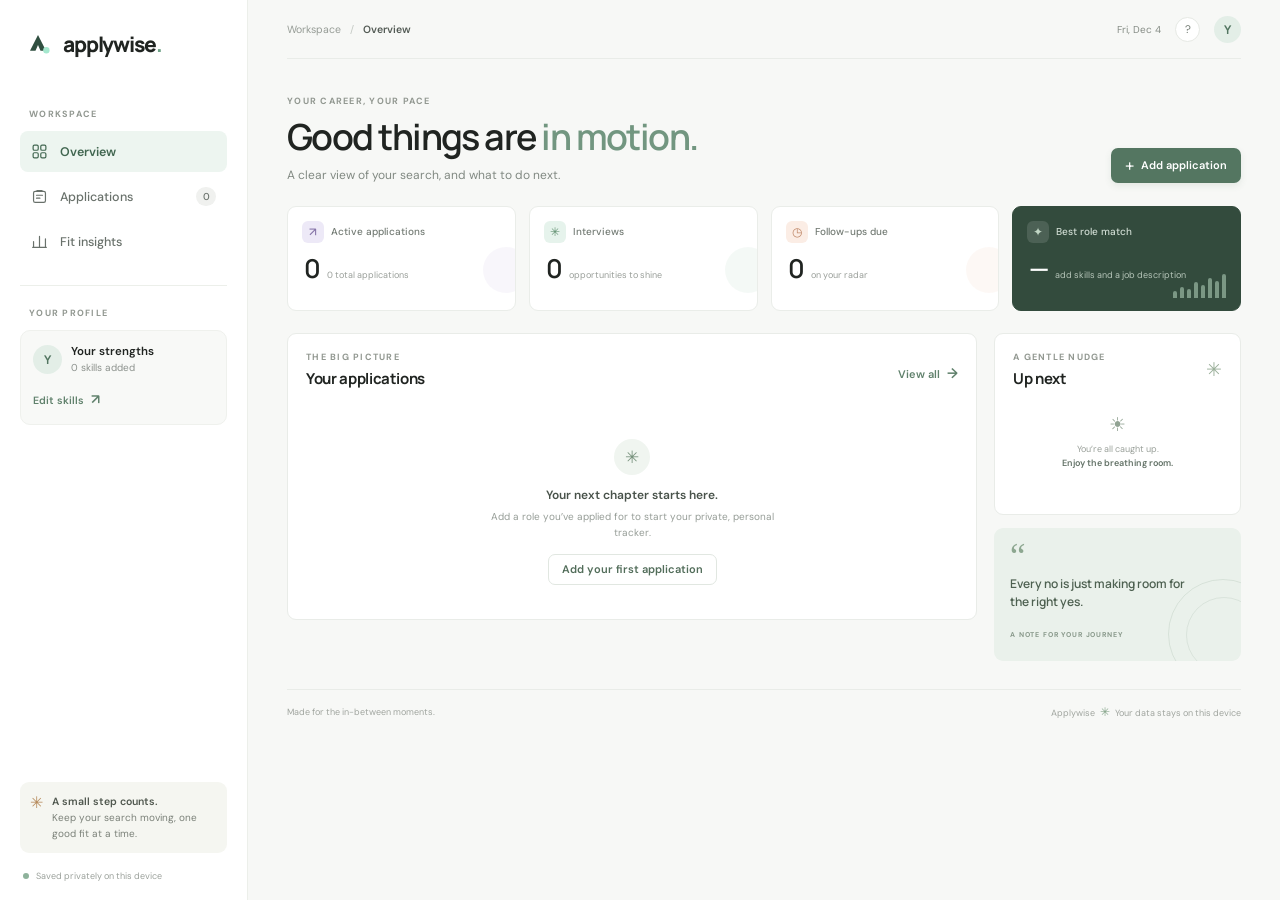
<file: index.html>
<!doctype html>
<html lang="en">
  <head>
    <meta charset="UTF-8" />
    <meta name="viewport" content="width=device-width, initial-scale=1.0" />
    <meta
      name="description"
      content="A calm, clear workspace for tracking job applications and finding your next great-fit role."
    />
    <meta name="theme-color" content="#f7f8f6" />
    <title>Applywise — Your search, in motion</title>
    <link rel="preconnect" href="https://fonts.googleapis.com" />
    <link rel="preconnect" href="https://fonts.gstatic.com" crossorigin />
    <link
      href="https://fonts.googleapis.com/css2?family=DM+Sans:wght@400;500;600;700&family=Manrope:wght@400;500;600;700;800&display=swap"
      rel="stylesheet"
    />
    <link rel="stylesheet" href="styles.css" />
    <script src="app.js" defer></script>
  </head>
  <body>
    <div class="app-shell">
      <aside class="sidebar">
        <a class="brand" href="#" aria-label="Applywise home">
          <span class="brand-mark" aria-hidden="true">
            <svg viewBox="0 0 36 36" fill="none">
              <path d="M9 25.5 18 8l9 17.5h-6.2L18 19l-2.8 6.5H9Z" fill="currentColor" />
              <circle cx="27.4" cy="25" r="3.6" fill="#A5E8CE" />
            </svg>
          </span>
          <span class="brand-name">applywise<span>.</span></span>
        </a>

        <div class="sidebar-label">WORKSPACE</div>
        <nav class="primary-nav" aria-label="Main navigation">
          <button class="nav-link is-active" data-view="overview">
            <svg viewBox="0 0 20 20" aria-hidden="true"><rect x="2.5" y="2.5" width="6" height="6" rx="1.5"/><rect x="11.5" y="2.5" width="6" height="6" rx="1.5"/><rect x="2.5" y="11.5" width="6" height="6" rx="1.5"/><rect x="11.5" y="11.5" width="6" height="6" rx="1.5"/></svg>
            Overview
          </button>
          <button class="nav-link" data-view="applications">
            <svg viewBox="0 0 20 20" aria-hidden="true"><rect x="3" y="4" width="14" height="13" rx="2"/><path d="M7 4V3h6v1M6.5 8.5h7M6.5 12h4"/></svg>
            Applications <span class="nav-count" id="nav-application-count">0</span>
          </button>
          <button class="nav-link" data-view="insights">
            <svg viewBox="0 0 20 20" aria-hidden="true"><path d="M3 16.5V10m7 6.5V4m7 12.5V7"/><path d="M2 17h16"/></svg>
            Fit insights
          </button>
        </nav>

        <div class="sidebar-divider"></div>
        <div class="sidebar-label">YOUR PROFILE</div>
        <section class="profile-card">
          <div class="profile-card-top">
            <div class="profile-avatar">Y</div>
            <div class="profile-copy">
              <strong>Your strengths</strong>
              <span id="profile-skill-count">0 skills added</span>
            </div>
          </div>
          <p id="profile-skill-preview" class="profile-skill-preview"></p>
          <button class="text-button profile-edit-button" id="edit-skills-button">Edit skills <span aria-hidden="true">↗</span></button>
        </section>

        <div class="sidebar-spacer"></div>
        <div class="sidebar-tip">
          <span class="tip-spark" aria-hidden="true">✳</span>
          <p><strong>A small step counts.</strong><br />Keep your search moving, one good fit at a time.</p>
        </div>
        <div class="sidebar-footer">
          <span class="privacy-dot"></span>
          Saved privately on this device
        </div>
      </aside>

      <main class="main-content">
        <header class="topbar">
          <div class="breadcrumb"><span>Workspace</span><span class="breadcrumb-slash">/</span><strong id="page-crumb">Overview</strong></div>
          <div class="topbar-actions">
            <span class="today-label" id="today-label"></span>
            <button class="icon-button" id="help-button" aria-label="About Applywise" title="About Applywise">?</button>
            <button class="avatar-button" aria-label="Edit your skills" id="avatar-edit-button">Y</button>
          </div>
        </header>

        <section class="page-view is-visible" id="overview-view">
          <div class="page-heading">
            <div>
              <p class="eyebrow">YOUR CAREER, YOUR PACE</p>
              <h1>Good things are <span>in motion.</span></h1>
              <p class="heading-subtitle">A clear view of your search, and what to do next.</p>
            </div>
            <button class="button button-primary" id="add-application-button">
              <span class="button-plus" aria-hidden="true">+</span> Add application
            </button>
          </div>

          <section class="stat-grid" aria-label="Application summary">
            <article class="stat-card">
              <div class="stat-label"><span class="stat-icon stat-icon-lilac">↗</span> Active applications</div>
              <div class="stat-bottom"><strong id="active-count">0</strong><span id="active-caption">across your pipeline</span></div>
              <div class="stat-decoration decoration-lilac" aria-hidden="true"></div>
            </article>
            <article class="stat-card">
              <div class="stat-label"><span class="stat-icon stat-icon-mint">✳</span> Interviews</div>
              <div class="stat-bottom"><strong id="interview-count">0</strong><span>opportunities to shine</span></div>
              <div class="stat-decoration decoration-mint" aria-hidden="true"></div>
            </article>
            <article class="stat-card">
              <div class="stat-label"><span class="stat-icon stat-icon-peach">◷</span> Follow-ups due</div>
              <div class="stat-bottom"><strong id="follow-up-count">0</strong><span id="follow-up-caption">on your radar</span></div>
              <div class="stat-decoration decoration-peach" aria-hidden="true"></div>
            </article>
            <article class="stat-card stat-card-dark">
              <div class="stat-label"><span class="stat-icon stat-icon-dark">✦</span> Best role match</div>
              <div class="stat-bottom"><strong id="best-match-score">—</strong><span id="best-match-caption">add a job description to score</span></div>
              <div class="match-mini-bars" aria-hidden="true"><i></i><i></i><i></i><i></i><i></i><i></i><i></i><i></i></div>
            </article>
          </section>

          <div class="dashboard-grid">
            <section class="panel applications-panel">
              <div class="panel-heading">
                <div>
                  <p class="eyebrow">THE BIG PICTURE</p>
                  <h2>Your applications</h2>
                </div>
                <button class="text-button" data-go-view="applications">View all <span aria-hidden="true">→</span></button>
              </div>
              <div class="pipeline-strip" id="pipeline-strip" aria-label="Application pipeline"></div>
              <div class="table-wrap">
                <table class="application-table">
                  <thead>
                    <tr><th>ROLE &amp; COMPANY</th><th>STATUS</th><th>APPLIED</th><th>FIT</th><th></th></tr>
                  </thead>
                  <tbody id="recent-applications"></tbody>
                </table>
                <div class="empty-state" id="recent-empty">
                  <span class="empty-icon" aria-hidden="true">✳</span>
                  <strong>Your next chapter starts here.</strong>
                  <p>Add a role you’ve applied for to start your private, personal tracker.</p>
                  <button class="button button-secondary" data-add-application>Add your first application</button>
                </div>
              </div>
            </section>

            <aside class="right-rail">
              <section class="panel focus-panel">
                <div class="panel-heading panel-heading-compact">
                  <div><p class="eyebrow">A GENTLE NUDGE</p><h2>Up next</h2></div>
                  <span class="focus-spark" aria-hidden="true">✳</span>
                </div>
                <div id="up-next-list" class="up-next-list"></div>
                <div id="up-next-empty" class="focus-empty">
                  <span aria-hidden="true">☀</span>
                  <p>You’re all caught up.<br /><strong>Enjoy the breathing room.</strong></p>
                </div>
              </section>
              <section class="quote-card">
                <span class="quote-mark" aria-hidden="true">“</span>
                <blockquote>Every no is just making room for the right yes.</blockquote>
                <span class="quote-credit">A NOTE FOR YOUR JOURNEY</span>
                <div class="quote-decoration" aria-hidden="true"></div>
              </section>
            </aside>
          </div>
        </section>

        <section class="page-view" id="applications-view">
          <div class="page-heading page-heading-compact">
            <div>
              <p class="eyebrow">YOUR SEARCH, ORGANIZED</p>
              <h1>All applications<span>.</span></h1>
              <p class="heading-subtitle">Every opportunity, right where you left it.</p>
            </div>
            <button class="button button-primary" data-add-application><span class="button-plus" aria-hidden="true">+</span> Add application</button>
          </div>
          <section class="panel all-applications-panel">
            <div class="list-toolbar">
              <label class="search-box">
                <svg viewBox="0 0 20 20" aria-hidden="true"><circle cx="8.8" cy="8.8" r="5.8"/><path d="m13.2 13.2 4 4"/></svg>
                <input id="application-search" type="search" placeholder="Search roles or companies" autocomplete="off" />
              </label>
              <label class="select-wrap">
                <span class="visually-hidden">Filter by status</span>
                <select id="status-filter">
                  <option value="all">All statuses</option>
                  <option value="Applied">Applied</option>
                  <option value="Screening">Screening</option>
                  <option value="Interview">Interview</option>
                  <option value="Offer">Offer</option>
                  <option value="Rejected">Closed</option>
                </select>
              </label>
            </div>
            <div class="table-wrap">
              <table class="application-table full-table">
                <thead><tr><th>ROLE &amp; COMPANY</th><th>STATUS</th><th>APPLIED</th><th>NEXT FOLLOW-UP</th><th>FIT</th><th></th></tr></thead>
                <tbody id="all-applications"></tbody>
              </table>
              <div class="empty-state" id="all-empty">
                <span class="empty-icon" aria-hidden="true">⌕</span>
                <strong>No applications match that search.</strong>
                <p>Try a different keyword or clear the status filter.</p>
                <button class="button button-secondary is-hidden" data-add-application id="all-empty-add">Add your first application</button>
              </div>
            </div>
          </section>
        </section>

        <section class="page-view" id="insights-view">
          <div class="page-heading page-heading-compact">
            <div>
              <p class="eyebrow">A LITTLE MORE CLARITY</p>
              <h1>Fit insights<span>.</span></h1>
              <p class="heading-subtitle">See where your strengths line up with the roles you want.</p>
            </div>
            <button class="button button-secondary" id="insights-edit-skills">Update my skills</button>
          </div>
          <div class="insights-grid">
            <section class="panel insights-main-panel">
              <div class="panel-heading">
                <div><p class="eyebrow">YOUR TOP ALIGNMENT</p><h2 id="insight-role-heading">Your role match</h2></div>
                <span class="insight-badge">LIVE SIGNAL</span>
              </div>
              <div id="insight-best-role" class="insight-best-role"></div>
            </section>
            <section class="panel skills-panel">
              <div class="panel-heading"><div><p class="eyebrow">YOUR TOOLKIT</p><h2>Skills in your profile</h2></div></div>
              <div id="insight-skills" class="skill-chip-list"></div>
              <button class="text-button skills-panel-edit" id="insights-edit-skills-link">Edit your skills <span aria-hidden="true">→</span></button>
            </section>
          </div>
          <section class="panel insight-list-panel">
            <div class="panel-heading">
              <div><p class="eyebrow">OPPORTUNITY BY OPPORTUNITY</p><h2>Role alignment</h2></div>
              <span class="muted-label" id="insight-roles-count">0 roles scored</span>
            </div>
            <div id="role-insight-list" class="role-insight-list"></div>
            <div class="empty-state" id="insights-empty">
              <span class="empty-icon" aria-hidden="true">✦</span>
              <strong>Your strengths deserve a good match.</strong>
              <p>Add your skills and paste a job description into an application to see your fit signal.</p>
              <button class="button button-secondary" data-add-application>Add an opportunity</button>
            </div>
          </section>
          <p class="insight-disclaimer">Fit signals are a lightweight keyword comparison, not a hiring prediction. Your experience and judgment matter more than any score.</p>
        </section>

        <footer class="main-footer"><span>Made for the in-between moments.</span><span>Applywise <span class="footer-dot">✳</span> Your data stays on this device</span></footer>
      </main>
    </div>

    <dialog class="modal application-modal" id="application-modal" aria-labelledby="application-modal-title">
      <form id="application-form" method="dialog">
        <div class="modal-heading">
          <div><p class="eyebrow" id="form-eyebrow">A NEW POSSIBILITY</p><h2 id="application-modal-title">Add an application</h2></div>
          <button type="button" class="modal-close" data-close-modal aria-label="Close dialog">×</button>
        </div>
        <input type="hidden" id="application-id" />
        <div class="form-grid">
          <label class="field"><span>Company <b>*</b></span><input id="company-input" name="company" required maxlength="80" placeholder="e.g. Northstar Labs" /></label>
          <label class="field"><span>Role title <b>*</b></span><input id="role-input" name="role" required maxlength="100" placeholder="e.g. Product Designer" /></label>
          <label class="field"><span>Location</span><input id="location-input" name="location" maxlength="80" placeholder="e.g. Remote · New York" /></label>
          <label class="field"><span>Work style</span><select id="work-style-input" name="workStyle"><option value="">Choose one</option><option>Remote</option><option>Hybrid</option><option>On-site</option></select></label>
          <label class="field"><span>Date applied</span><input id="date-applied-input" name="dateApplied" type="date" /></label>
          <label class="field"><span>Current status</span><select id="status-input" name="status"><option>Applied</option><option>Screening</option><option>Interview</option><option>Offer</option><option>Rejected</option></select></label>
          <label class="field"><span>Next follow-up</span><input id="follow-up-input" name="followUp" type="date" /><small>A gentle reminder, just for you.</small></label>
          <label class="field"><span>Salary range</span><input id="salary-input" name="salary" maxlength="60" placeholder="e.g. $110k–$130k" /></label>
          <label class="field field-full"><span>Job description <i>for your fit signal</i></span><textarea id="description-input" name="description" rows="4" maxlength="8000" placeholder="Paste the role description here to see how your skills line up…"></textarea></label>
          <div class="match-preview field-full" id="match-preview" aria-live="polite">
            <span class="match-preview-icon" aria-hidden="true">✦</span><span id="match-preview-text">Add your skills in the sidebar to see a fit signal.</span>
          </div>
          <label class="field field-full"><span>Your notes</span><textarea id="notes-input" name="notes" rows="3" maxlength="2000" placeholder="Anything you want to remember about this opportunity…"></textarea></label>
          <label class="field field-full"><span>Job link</span><input id="job-url-input" name="url" type="url" maxlength="500" placeholder="https://…" /></label>
        </div>
        <div class="form-error" id="form-error" role="alert"></div>
        <div class="modal-actions">
          <button type="button" class="button button-danger-text is-hidden" id="delete-application-button">Delete application</button>
          <span class="modal-action-spacer"></span>
          <button type="button" class="button button-quiet" data-close-modal>Cancel</button>
          <button type="submit" class="button button-primary" id="save-application-button">Save application</button>
        </div>
      </form>
    </dialog>

    <dialog class="modal skills-modal" id="skills-modal" aria-labelledby="skills-modal-title">
      <form id="skills-form" method="dialog">
        <div class="modal-heading">
          <div><p class="eyebrow">YOUR PROFESSIONAL TOOLKIT</p><h2 id="skills-modal-title">What are your strengths?</h2></div>
          <button type="button" class="modal-close" data-close-skills aria-label="Close dialog">×</button>
        </div>
        <p class="modal-intro">Add skills, tools, and strengths you’d like to bring to your next role. We compare these with job descriptions you save to create your fit signal.</p>
        <label class="field"><span>Your skills <i>separate each with a comma</i></span><textarea id="skills-input" rows="5" maxlength="1200" placeholder="Product design, Figma, user research, prototyping…"></textarea></label>
        <div class="suggested-skills"><span>Try:</span> Product strategy · Data analysis · Communication · SQL</div>
        <div class="form-error" id="skills-error" role="alert"></div>
        <div class="modal-actions"><span class="modal-action-spacer"></span><button type="button" class="button button-quiet" data-close-skills>Cancel</button><button type="submit" class="button button-primary">Save my skills</button></div>
      </form>
    </dialog>

    <dialog class="modal about-modal" id="about-modal" aria-labelledby="about-modal-title">
      <div class="modal-heading">
        <div><p class="eyebrow">A NOTE ABOUT YOUR SPACE</p><h2 id="about-modal-title">Your search, on your terms.</h2></div>
        <button type="button" class="modal-close" data-close-about aria-label="Close dialog">×</button>
      </div>
      <p class="modal-intro">Applywise keeps your applications organized and your next steps close. Your data is saved locally in this browser and is never sent to a server.</p>
      <div class="about-feature"><span>✦</span><p><strong>Role fit signal</strong><br />A simple keyword comparison between your skills and each saved job description. It’s a conversation starter, not a verdict.</p></div>
      <div class="about-feature"><span>◷</span><p><strong>Follow-up radar</strong><br />Add a reminder date to an application and it will appear in your “Up next” list.</p></div>
      <div class="modal-actions"><span class="modal-action-spacer"></span><button type="button" class="button button-primary" data-close-about>Got it</button></div>
    </dialog>

    <div class="toast" id="toast" role="status" aria-live="polite"></div>
  </body>
</html>
</file>
<file: styles.css>
:root {
  color-scheme: light;
  --ink: #202421;
  --muted: #858b86;
  --soft-ink: #565e58;
  --line: #e9ece8;
  --paper: #f7f8f6;
  --white: #fff;
  --green: #557b68;
  --green-dark: #304f40;
  --green-pale: #edf5f0;
  --lilac: #ede9f7;
  --peach: #fbede5;
  --shadow: 0 14px 45px rgba(34, 43, 37, .08);
}

* { box-sizing: border-box; }
body { margin: 0; min-width: 320px; background: var(--paper); color: var(--ink); font-family: "DM Sans", sans-serif; font-size: 14px; -webkit-font-smoothing: antialiased; }
button, input, select, textarea { font: inherit; }
button { color: inherit; }
button:focus-visible, input:focus-visible, select:focus-visible, textarea:focus-visible, a:focus-visible { outline: 3px solid rgba(93, 144, 115, .4); outline-offset: 2px; }
.app-shell { min-height: 100vh; }

.sidebar { background: #fff; border-right: 1px solid #ecefea; bottom: 0; display: flex; flex-direction: column; left: 0; padding: 28px 20px 18px; position: fixed; top: 0; width: 248px; z-index: 4; }
.brand { align-items: center; color: var(--ink); display: flex; gap: 9px; margin: 0 0 48px 2px; text-decoration: none; }
.brand-mark { color: var(--green-dark); display: inline-flex; height: 32px; width: 32px; }
.brand-mark svg { height: 100%; width: 100%; }
.brand-name { font-family: Manrope, sans-serif; font-size: 21px; font-weight: 800; letter-spacing: -1.15px; }
.brand-name > span { color: #70a388; }
.sidebar-label, .eyebrow { color: #929891; font-size: 9px; font-weight: 700; letter-spacing: 1.25px; }
.sidebar-label { margin: 0 0 11px 9px; }
.primary-nav { display: grid; gap: 4px; }
.nav-link { align-items: center; background: transparent; border: 0; border-radius: 8px; color: #69716b; cursor: pointer; display: flex; font-size: 12.5px; font-weight: 500; gap: 12px; min-height: 41px; padding: 0 11px; text-align: left; transition: background .16s, color .16s; width: 100%; }
.nav-link:hover { background: #f6f8f6; color: var(--ink); }
.nav-link.is-active { background: #edf5f0; color: #416650; font-weight: 600; }
.nav-link svg { fill: none; height: 17px; stroke: currentColor; stroke-linecap: round; stroke-linejoin: round; stroke-width: 1.4; width: 17px; }
.nav-count { align-items: center; background: #f0f1ef; border-radius: 10px; color: #6c746e; display: inline-flex; font-size: 10px; height: 19px; justify-content: center; margin-left: auto; min-width: 20px; padding: 0 5px; }
.sidebar-divider { background: #ecefea; height: 1px; margin: 23px 0 21px; }
.profile-card { background: #f8f9f7; border: 1px solid #eff1ed; border-radius: 10px; padding: 13px 12px 11px; }
.profile-card-top { align-items: center; display: flex; gap: 9px; }
.profile-avatar, .avatar-button { align-items: center; background: #e3eee7; border: 0; border-radius: 50%; color: #527560; display: inline-flex; flex: 0 0 auto; font-family: Manrope, sans-serif; font-size: 12px; font-weight: 700; height: 29px; justify-content: center; width: 29px; }
.profile-copy { display: grid; gap: 2px; }
.profile-copy strong { font-size: 11.5px; font-weight: 600; }
.profile-copy span { color: #8c928d; font-size: 10px; }
.profile-skill-preview { color: #7f8780; font-size: 10px; line-height: 1.55; margin: 11px 0 4px; }
.text-button { background: none; border: 0; color: #60816c; cursor: pointer; font-size: 11px; font-weight: 600; padding: 5px 0; }
.text-button:hover { color: #345d43; }
.text-button span { font-size: 14px; margin-left: 4px; }
.profile-edit-button { font-size: 10.5px; }
.sidebar-spacer { flex: 1; min-height: 24px; }
.sidebar-tip { align-items: flex-start; background: #f5f6f1; border-radius: 9px; display: flex; gap: 9px; padding: 12px 10px; }
.tip-spark { color: #b68b5c; font-size: 16px; line-height: 18px; }
.sidebar-tip p { color: #7b8179; font-size: 10px; line-height: 1.55; margin: 0; }
.sidebar-tip strong { color: #50584f; font-size: 10.5px; font-weight: 600; }
.sidebar-footer { align-items: center; color: #9ba19b; display: flex; font-size: 9px; gap: 7px; margin: 17px 0 0 3px; }
.privacy-dot { background: #8eb29b; border-radius: 50%; height: 6px; width: 6px; }

.main-content { margin-left: 248px; min-height: 100vh; padding: 0 39px; }
.topbar { align-items: center; border-bottom: 1px solid #e9ece8; display: flex; height: 59px; justify-content: space-between; }
.breadcrumb { align-items: center; color: #969c96; display: flex; font-size: 10.5px; gap: 9px; }
.breadcrumb-slash { color: #c4c9c4; }
.breadcrumb strong { color: #535b55; font-weight: 600; }
.topbar-actions { align-items: center; display: flex; gap: 14px; }
.today-label { color: #858c85; font-size: 10px; }
.icon-button { align-items: center; background: white; border: 1px solid #e6e9e4; border-radius: 50%; color: #727b73; cursor: pointer; display: inline-flex; font-size: 11px; height: 25px; justify-content: center; width: 25px; }
.icon-button:hover { border-color: #adc2b3; color: var(--green-dark); }
.avatar-button { cursor: pointer; height: 27px; width: 27px; }

.page-view { display: none; padding-top: 36px; }
.page-view.is-visible { display: block; animation: appear .18s ease-out; }
@keyframes appear { from { opacity: .65; transform: translateY(3px); } to { opacity: 1; transform: translateY(0); } }
.page-heading { align-items: flex-end; display: flex; justify-content: space-between; margin: 0 0 23px; }
.eyebrow { margin: 0 0 8px; }
h1, h2, p { margin-top: 0; }
h1 { font-family: Manrope, sans-serif; font-size: clamp(28px, 3vw, 36px); font-weight: 600; letter-spacing: -1.55px; line-height: 1.22; margin: 0; }
h1 > span { color: #729680; }
.heading-subtitle { color: #818982; font-size: 12px; margin: 8px 0 0; }
.button { align-items: center; border: 1px solid transparent; border-radius: 7px; cursor: pointer; display: inline-flex; font-size: 11px; font-weight: 600; gap: 7px; justify-content: center; min-height: 35px; padding: 0 13px; transition: background .15s, border-color .15s, transform .15s; }
.button:active { transform: translateY(1px); }
.button-primary { background: #547661; box-shadow: 0 3px 7px rgba(69, 105, 81, .11); color: white; }
.button-primary:hover { background: #42654f; }
.button-plus { font-size: 17px; font-weight: 400; line-height: 0; }
.button-secondary { background: #fff; border-color: #e1e7e1; color: #526d5a; }
.button-secondary:hover { background: #f5f8f5; border-color: #cbd9ce; }
.button-quiet { background: transparent; color: #747c76; }
.button-quiet:hover { background: #f4f6f3; }
.button-danger-text { background: transparent; color: #b35d53; padding-left: 0; }
.button-danger-text:hover { color: #943c33; }
.is-hidden { display: none !important; }

.stat-grid { display: grid; gap: 13px; grid-template-columns: repeat(4, minmax(0, 1fr)); margin-bottom: 22px; }
.stat-card { background: #fff; border: 1px solid #eaede9; border-radius: 9px; min-height: 105px; overflow: hidden; padding: 14px 14px 13px; position: relative; }
.stat-label { align-items: center; color: #727a73; display: flex; font-size: 10px; font-weight: 500; gap: 7px; position: relative; z-index: 1; }
.stat-icon { align-items: center; border-radius: 6px; display: inline-flex; font-size: 12px; height: 22px; justify-content: center; width: 22px; }
.stat-icon-lilac { background: var(--lilac); color: #8573a7; }
.stat-icon-mint { background: #e6f3ec; color: #649273; }
.stat-icon-peach { background: var(--peach); color: #bc8261; }
.stat-bottom { align-items: baseline; display: flex; gap: 7px; margin: 12px 0 0 2px; position: relative; z-index: 1; }
.stat-bottom > strong { font-family: Manrope, sans-serif; font-size: 26px; font-weight: 600; letter-spacing: -1px; line-height: 1; }
.stat-bottom > span { color: #9a9f9a; font-size: 9px; }
.stat-decoration { border-radius: 50%; height: 46px; opacity: .42; position: absolute; right: -14px; top: 40px; width: 46px; }
.decoration-lilac { background: #eeeaf6; }
.decoration-mint { background: #e4f1e9; }
.decoration-peach { background: #fbefe8; }
.stat-card-dark { background: #334b3d; border-color: #334b3d; color: #fff; }
.stat-card-dark .stat-label { color: #d1ddd4; }
.stat-icon-dark { background: rgba(255,255,255,.12); color: #c1d6c5; }
.stat-card-dark .stat-bottom > span { color: #b6c5b9; }
.match-mini-bars { align-items: flex-end; bottom: 12px; display: flex; gap: 3px; height: 25px; opacity: .55; position: absolute; right: 14px; }
.match-mini-bars i { background: #b6d5be; border-radius: 2px 2px 0 0; width: 4px; }
.match-mini-bars i:nth-child(1) { height: 7px; }.match-mini-bars i:nth-child(2) { height: 11px; }.match-mini-bars i:nth-child(3) { height: 9px; }.match-mini-bars i:nth-child(4) { height: 16px; }.match-mini-bars i:nth-child(5) { height: 13px; }.match-mini-bars i:nth-child(6) { height: 20px; }.match-mini-bars i:nth-child(7) { height: 17px; }.match-mini-bars i:nth-child(8) { height: 24px; }

.dashboard-grid { align-items: start; display: grid; gap: 17px; grid-template-columns: minmax(0, 1fr) 247px; }
.panel { background: #fff; border: 1px solid #e9ece8; border-radius: 9px; }
.applications-panel { min-width: 0; overflow: hidden; }
.panel-heading { align-items: center; display: flex; justify-content: space-between; padding: 17px 18px 12px; }
.panel-heading .eyebrow { margin-bottom: 5px; }
h2 { font-family: Manrope, sans-serif; font-size: 15px; font-weight: 700; letter-spacing: -.35px; margin: 0; }
.panel-heading > .text-button { align-self: flex-end; margin-bottom: 2px; }
.pipeline-strip { border-bottom: 1px solid #edf0ed; border-top: 1px solid #f1f3f1; display: grid; grid-template-columns: repeat(5, 1fr); margin: 5px 18px 0; padding: 10px 0 11px; }
.pipeline-stage { align-items: center; display: flex; gap: 5px; justify-content: center; }
.pipeline-stage:first-child { justify-content: flex-start; }
.pipeline-stage:last-child { justify-content: flex-end; }
.pipeline-dot { border-radius: 50%; height: 6px; width: 6px; }
.pipeline-stage span:last-child { color: #8b928b; font-size: 9px; }
.pipeline-stage strong { color: #48544b; font-size: 9px; font-weight: 600; }
.dot-applied { background: #9c91b8; }.dot-screening { background: #6ca48b; }.dot-interview { background: #d39a68; }.dot-offer { background: #6f9b75; }.dot-rejected { background: #c18d87; }
.table-wrap { overflow-x: auto; }
.application-table { border-collapse: collapse; min-width: 500px; text-align: left; width: 100%; }
.application-table th { color: #a1a69f; font-size: 8px; font-weight: 600; letter-spacing: .7px; padding: 11px 10px; white-space: nowrap; }
.application-table th:first-child, .application-table td:first-child { padding-left: 18px; }
.application-table th:last-child, .application-table td:last-child { padding-right: 16px; }
.application-table td { border-top: 1px solid #f0f2ef; color: #7b837c; font-size: 9.5px; height: 53px; padding: 7px 10px; white-space: nowrap; }
.application-table tbody tr { cursor: pointer; }
.application-table tbody tr:hover { background: #fbfcfb; }
.company-cell { align-items: center; display: flex; gap: 9px; min-width: 155px; }
.company-logo { align-items: center; border: 1px solid rgba(0,0,0,.035); border-radius: 7px; display: inline-flex; flex: 0 0 auto; font-family: Manrope, sans-serif; font-size: 10px; font-weight: 700; height: 29px; justify-content: center; width: 29px; }
.company-role { display: grid; gap: 3px; min-width: 0; }
.company-role strong { color: #444d46; font-size: 10.5px; font-weight: 600; max-width: 180px; overflow: hidden; text-overflow: ellipsis; }
.company-role span { color: #999f99; font-size: 9px; }
.status-pill { border-radius: 20px; display: inline-flex; font-size: 9px; font-weight: 500; padding: 4px 8px; }
.status-applied { background: #f0edf7; color: #766990; }
.status-screening { background: #e9f3ed; color: #568067; }
.status-interview { background: #fbf1e8; color: #a7754f; }
.status-offer { background: #e9f3e8; color: #528052; }
.status-rejected { background: #f5ecea; color: #a5736d; }
.fit-cell { align-items: center; color: #64786a !important; display: flex; font-weight: 600; gap: 5px; }
.fit-dot { background: #7ba286; border-radius: 50%; height: 5px; width: 5px; }
.fit-unscored { color: #b2b6b2 !important; }
.row-action { background: transparent; border: 0; border-radius: 5px; color: #9ca29c; cursor: pointer; font-size: 16px; height: 27px; line-height: 1; width: 27px; }
.row-action:hover { background: #f2f5f2; color: #4a6c54; }
.empty-state { align-items: center; display: none; flex-direction: column; padding: 38px 18px 34px; text-align: center; }
.empty-state.is-empty-visible { display: flex; }
.empty-icon { align-items: center; background: #f0f5f0; border-radius: 50%; color: #77917c; display: inline-flex; font-size: 17px; height: 36px; justify-content: center; margin-bottom: 12px; width: 36px; }
.empty-state > strong { color: #48524a; font-size: 12px; font-weight: 600; }
.empty-state > p { color: #969d97; font-size: 10px; line-height: 1.6; margin: 6px 0 13px; max-width: 300px; }
.empty-state .button { min-height: 31px; }
.right-rail { display: grid; gap: 13px; }
.focus-panel { min-height: 182px; padding-bottom: 12px; }
.panel-heading-compact { padding-bottom: 7px; }
.focus-spark { color: #9aaf99; font-size: 19px; }
.up-next-list { padding: 0 15px; }
.up-next-item { align-items: flex-start; border-top: 1px solid #f0f2ef; display: flex; gap: 9px; padding: 10px 0; }
.up-next-date { align-items: center; background: #f3f5f1; border-radius: 6px; color: #607563; display: flex; flex: 0 0 auto; flex-direction: column; height: 34px; justify-content: center; width: 34px; }
.up-next-date strong { font-size: 11px; line-height: 12px; }
.up-next-date span { font-size: 7px; text-transform: uppercase; }
.up-next-copy { display: grid; gap: 3px; min-width: 0; padding-top: 1px; }
.up-next-copy strong { color: #515a52; font-size: 9.5px; font-weight: 600; overflow: hidden; text-overflow: ellipsis; white-space: nowrap; }
.up-next-copy span { color: #939a93; font-size: 8.5px; }
.focus-empty { align-items: center; color: #91a393; display: flex; flex-direction: column; padding: 16px 12px 10px; text-align: center; }
.focus-empty > span { font-size: 19px; }
.focus-empty > p { color: #9aa09a; font-size: 9px; line-height: 1.55; margin: 6px 0 0; }
.focus-empty strong { color: #647368; font-weight: 600; }
.quote-card { background: #eaf1eb; border-radius: 9px; min-height: 133px; overflow: hidden; padding: 16px 16px 15px; position: relative; }
.quote-mark { color: #8da790; font-family: Georgia, serif; font-size: 35px; line-height: 26px; position: relative; z-index: 1; }
.quote-card blockquote { color: #4e6151; font-family: Manrope, sans-serif; font-size: 12px; font-weight: 600; line-height: 1.5; margin: 3px 0 12px; max-width: 175px; position: relative; z-index: 1; }
.quote-credit { color: #89998b; font-size: 7px; font-weight: 700; letter-spacing: .85px; position: relative; z-index: 1; }
.quote-decoration { border: 1px solid rgba(101, 133, 106, .15); border-radius: 50%; height: 110px; position: absolute; right: -37px; top: 51px; width: 110px; }
.quote-decoration::after { border: 1px solid rgba(101, 133, 106, .13); border-radius: 50%; content: ""; height: 74px; left: 17px; position: absolute; top: 17px; width: 74px; }

.page-heading-compact { margin-bottom: 23px; }
.all-applications-panel { overflow: hidden; }
.list-toolbar { align-items: center; border-bottom: 1px solid #edf0ed; display: flex; gap: 9px; justify-content: space-between; padding: 13px 17px; }
.search-box { align-items: center; border: 1px solid #e9ece8; border-radius: 6px; display: flex; gap: 8px; height: 31px; padding: 0 9px; width: min(280px, 100%); }
.search-box svg { fill: none; flex: 0 0 auto; height: 14px; stroke: #969d96; stroke-linecap: round; stroke-width: 1.5; width: 14px; }
.search-box input { background: transparent; border: 0; color: var(--ink); font-size: 10px; min-width: 0; outline: none; width: 100%; }
.search-box input::placeholder { color: #a8ada8; }
.select-wrap select { appearance: none; background: #fff url("data:image/svg+xml,%3Csvg xmlns='http://www.w3.org/2000/svg' width='10' height='10' viewBox='0 0 10 10'%3E%3Cpath d='m2 4 3 3 3-3' fill='none' stroke='%237d857e' stroke-width='1.2'/%3E%3C/svg%3E") no-repeat right 9px center; border: 1px solid #e9ece8; border-radius: 6px; color: #69716b; cursor: pointer; font-size: 10px; height: 31px; padding: 0 25px 0 9px; }
.full-table { min-width: 720px; }
.full-table td { height: 59px; }
.full-table th { padding-top: 13px; padding-bottom: 13px; }
.full-table th:nth-child(4), .full-table td:nth-child(4) { min-width: 130px; }
.muted-label { color: #9ca29c; font-size: 9px; }
.overdue-label { background: #fbefeb; border-radius: 8px; color: #ad6c5d; font-size: 8px; padding: 3px 5px; }

.insights-grid { display: grid; gap: 14px; grid-template-columns: 1.3fr 1fr; margin-bottom: 14px; }
.insights-main-panel, .skills-panel { min-height: 183px; }
.insight-badge { background: #eef5ef; border-radius: 20px; color: #708c74; font-size: 7px; font-weight: 700; letter-spacing: .8px; padding: 6px 8px; }
.insight-best-role { padding: 8px 18px 18px; }
.best-role-empty { align-items: center; color: #9aa19a; display: flex; font-size: 10px; gap: 9px; min-height: 97px; }
.best-role-empty > span { align-items: center; background: #eef4ef; border-radius: 9px; color: #78917a; display: inline-flex; font-size: 18px; height: 37px; justify-content: center; width: 37px; }
.best-role-summary { align-items: center; display: flex; gap: 13px; padding: 5px 0 4px; }
.score-ring { align-items: center; background: conic-gradient(#6b9577 var(--score), #e8eee9 0); border-radius: 50%; display: flex; height: 53px; justify-content: center; position: relative; width: 53px; }
.score-ring::before { background: #fff; border-radius: 50%; content: ""; height: 43px; position: absolute; width: 43px; }
.score-ring strong { color: #52735b; font-family: Manrope, sans-serif; font-size: 14px; position: relative; z-index: 1; }
.best-role-copy { display: grid; gap: 4px; }
.best-role-copy strong { color: #4c574e; font-size: 11px; font-weight: 600; }
.best-role-copy span { color: #929a92; font-size: 9px; }
.match-breakdown { border-top: 1px solid #eff1ef; display: flex; gap: 17px; margin-top: 12px; padding-top: 11px; }
.match-breakdown span { color: #8a938a; font-size: 8.5px; }
.match-breakdown strong { color: #637a68; font-weight: 600; }
.skills-panel { padding-bottom: 12px; }
.skill-chip-list { display: flex; flex-wrap: wrap; gap: 6px; padding: 12px 17px 7px; }
.skill-chip { background: #f0f5f0; border-radius: 20px; color: #617966; font-size: 9px; padding: 6px 9px; }
.skills-empty { color: #a0a69f; font-size: 10px; padding: 8px 17px 18px; }
.skills-panel-edit { margin: 3px 17px 0; }
.insight-list-panel { overflow: hidden; }
.role-insight-list { padding: 0 18px 8px; }
.role-insight-row { align-items: center; border-top: 1px solid #eef0ed; display: grid; gap: 12px; grid-template-columns: minmax(180px, 1.3fr) 1fr 37px; min-height: 54px; }
.role-insight-name { display: grid; gap: 3px; min-width: 0; }
.role-insight-name strong { color: #505a52; font-size: 10px; font-weight: 600; overflow: hidden; text-overflow: ellipsis; white-space: nowrap; }
.role-insight-name span { color: #989f98; font-size: 8.5px; }
.progress-track { background: #edf0ed; border-radius: 3px; height: 5px; overflow: hidden; }
.progress-fill { background: #80a286; border-radius: inherit; height: 100%; }
.role-insight-score { color: #667c6a; font-family: Manrope, sans-serif; font-size: 11px; font-weight: 700; text-align: right; }
.insight-disclaimer { color: #a0a59e; font-size: 9px; line-height: 1.6; margin: 10px 2px 0; }

.main-footer { align-items: center; border-top: 1px solid #e9ece8; color: #a0a59f; display: flex; font-size: 9px; justify-content: space-between; margin-top: 28px; padding: 14px 0 19px; }
.footer-dot { color: #85a48a; font-size: 12px; padding: 0 3px; }

.modal { border: 0; border-radius: 12px; box-shadow: 0 24px 90px rgba(25, 34, 28, .23); color: var(--ink); max-height: min(92vh, 850px); max-width: min(600px, calc(100% - 28px)); overflow: auto; padding: 0; width: 600px; }
.modal::backdrop { background: rgba(35, 43, 37, .39); backdrop-filter: blur(2px); }
.modal form, .about-modal { padding: 23px 25px 20px; }
.modal-heading { align-items: flex-start; display: flex; justify-content: space-between; margin-bottom: 19px; }
.modal-heading .eyebrow { margin-bottom: 5px; }
.modal-heading h2 { font-family: Manrope, sans-serif; font-size: 20px; letter-spacing: -.6px; }
.modal-close { align-items: center; background: transparent; border: 0; border-radius: 50%; color: #929992; cursor: pointer; display: inline-flex; font-size: 22px; height: 29px; justify-content: center; line-height: 1; margin: -5px -8px 0 0; width: 29px; }
.modal-close:hover { background: #f3f5f2; color: #4d5d50; }
.form-grid { display: grid; gap: 13px 12px; grid-template-columns: 1fr 1fr; }
.field { display: flex; flex-direction: column; gap: 6px; min-width: 0; }
.field > span { color: #626b63; font-size: 10px; font-weight: 600; }
.field > span b { color: #b96d5e; font-size: 11px; }
.field > span i { color: #9aa19a; font-size: 9px; font-style: normal; font-weight: 400; margin-left: 4px; }
.field input, .field select, .field textarea { background: #fff; border: 1px solid #e3e8e2; border-radius: 6px; color: #424a43; font-size: 10.5px; min-height: 34px; outline: none; padding: 8px 9px; width: 100%; }
.field input::placeholder, .field textarea::placeholder { color: #b1b6b1; }
.field input:focus, .field select:focus, .field textarea:focus { border-color: #9db8a2; box-shadow: 0 0 0 2px rgba(108, 151, 116, .09); }
.field textarea { line-height: 1.55; min-height: 70px; resize: vertical; }
.field select { cursor: pointer; }
.field > small { color: #9da49d; font-size: 8.5px; margin-top: -3px; }
.field-full { grid-column: 1 / -1; }
.match-preview { align-items: center; background: #f2f6f2; border-radius: 6px; color: #77887a; display: flex; font-size: 9px; gap: 8px; min-height: 32px; padding: 7px 9px; }
.match-preview-icon { color: #77977d; font-size: 14px; }
.form-error { color: #b25449; font-size: 10px; min-height: 0; }
.form-error:not(:empty) { margin-top: 10px; }
.modal-actions { align-items: center; border-top: 1px solid #eff1ee; display: flex; gap: 7px; margin-top: 15px; padding-top: 14px; }
.modal-action-spacer { flex: 1; }
.modal-actions .button { min-height: 33px; }
.modal-intro { color: #838b83; font-size: 11px; line-height: 1.7; margin: -6px 0 17px; }
.skills-modal { max-width: min(475px, calc(100% - 28px)); width: 475px; }
.skills-modal .field textarea { min-height: 100px; }
.suggested-skills { color: #9ba19b; font-size: 9px; line-height: 1.8; margin-top: 10px; }
.suggested-skills > span { color: #69766b; font-weight: 600; }
.about-modal { max-width: min(470px, calc(100% - 28px)); width: 470px; }
.about-modal .modal-intro { margin-top: -7px; }
.about-feature { align-items: flex-start; border-top: 1px solid #eef0ed; display: flex; gap: 11px; padding: 12px 0; }
.about-feature > span { color: #78977f; font-size: 15px; padding-top: 1px; }
.about-feature p { color: #8b928b; font-size: 10px; line-height: 1.6; margin: 0; }
.about-feature strong { color: #586259; font-size: 10.5px; font-weight: 600; }
.toast { background: #334b3d; border-radius: 7px; bottom: 22px; box-shadow: var(--shadow); color: white; font-size: 11px; left: 50%; opacity: 0; padding: 11px 16px; pointer-events: none; position: fixed; transform: translate(-50%, 8px); transition: opacity .2s, transform .2s; z-index: 10; }
.toast.is-visible { opacity: 1; transform: translate(-50%, 0); }
.visually-hidden { clip: rect(0, 0, 0, 0); clip-path: inset(50%); height: 1px; overflow: hidden; position: absolute; white-space: nowrap; width: 1px; }

@media (min-width: 1500px) {
  .main-content { padding-left: 55px; padding-right: 55px; }
  .dashboard-grid { grid-template-columns: minmax(0, 1fr) 270px; }
  .application-table td { height: 58px; }
}
@media (max-width: 1120px) {
  .main-content { padding-left: 26px; padding-right: 26px; }
  .dashboard-grid { grid-template-columns: minmax(0, 1fr) 220px; }
  .stat-grid { gap: 9px; }
  .stat-card { padding-left: 11px; padding-right: 10px; }
  .stat-label { font-size: 9px; }
  .stat-bottom > span { font-size: 8px; }
}
@media (max-width: 900px) {
  .sidebar { width: 208px; }
  .main-content { margin-left: 208px; padding: 0 22px; }
  .dashboard-grid { grid-template-columns: minmax(0, 1fr); }
  .right-rail { grid-template-columns: 1fr 1fr; }
  .stat-grid { grid-template-columns: repeat(2, minmax(0, 1fr)); }
}
@media (max-width: 620px) {
  .sidebar { border-right: 0; border-top: 1px solid #e9ece8; bottom: 0; flex-direction: row; height: 57px; left: 0; padding: 5px 8px; right: 0; top: auto; width: auto; }
  .brand, .sidebar-label, .sidebar-divider, .profile-card, .sidebar-spacer, .sidebar-tip, .sidebar-footer { display: none; }
  .primary-nav { display: grid; flex: 1; gap: 3px; grid-template-columns: repeat(3, 1fr); }
  .nav-link { align-content: center; flex-direction: column; font-size: 8px; gap: 3px; justify-content: center; min-height: 46px; padding: 3px; }
  .nav-link svg { height: 16px; width: 16px; }
  .nav-count { display: none; }
  .main-content { margin-left: 0; padding: 0 15px 66px; }
  .topbar { height: 49px; }
  .today-label { display: none; }
  .page-view { padding-top: 25px; }
  .page-heading { align-items: flex-start; flex-direction: column; gap: 15px; }
  .page-heading > .button { align-self: flex-start; }
  h1 { font-size: 28px; }
  .heading-subtitle { font-size: 11px; }
  .stat-grid { gap: 8px; }
  .stat-card { min-height: 96px; padding: 11px 10px; }
  .stat-label { font-size: 8.5px; gap: 5px; }
  .stat-icon { height: 19px; width: 19px; }
  .stat-bottom { align-items: flex-start; flex-direction: column; gap: 3px; margin-top: 9px; }
  .stat-bottom > strong { font-size: 23px; }
  .stat-bottom > span { font-size: 8px; }
  .right-rail { grid-template-columns: 1fr; }
  .quote-card { min-height: 120px; }
  .pipeline-strip { margin-left: 12px; margin-right: 12px; }
  .pipeline-stage { flex-wrap: wrap; gap: 3px; }
  .pipeline-stage span:last-child { font-size: 7px; }
  .pipeline-stage strong { font-size: 8px; }
  .application-table th:first-child, .application-table td:first-child { padding-left: 12px; }
  .application-table th:last-child, .application-table td:last-child { padding-right: 12px; }
  .panel-heading { padding-left: 13px; padding-right: 13px; }
  .insights-grid { grid-template-columns: 1fr; }
  .main-footer { align-items: flex-start; flex-direction: column; gap: 5px; margin-top: 20px; }
  .list-toolbar { align-items: stretch; flex-direction: column; }
  .search-box { width: 100%; }
  .select-wrap select { width: 100%; }
  .form-grid { grid-template-columns: 1fr; }
  .field-full { grid-column: auto; }
  .modal form, .about-modal { padding: 19px 17px 16px; }
  .modal { max-height: 94vh; }
  .role-insight-row { gap: 8px; grid-template-columns: minmax(110px, 1.1fr) 1fr 33px; }
  .application-table { min-width: 470px; }
}
@media (prefers-reduced-motion: reduce) {
  *, *::before, *::after { animation-duration: .01ms !important; animation-iteration-count: 1 !important; scroll-behavior: auto !important; transition-duration: .01ms !important; }
}
</file>
<file: frontend/styles.css>
:root {
  color-scheme: light;
  --ink: #202421;
  --muted: #858b86;
  --soft-ink: #565e58;
  --line: #e9ece8;
  --paper: #f7f8f6;
  --white: #fff;
  --green: #557b68;
  --green-dark: #304f40;
  --green-pale: #edf5f0;
  --lilac: #ede9f7;
  --peach: #fbede5;
  --shadow: 0 14px 45px rgba(34, 43, 37, .08);
}

* { box-sizing: border-box; }
body { margin: 0; min-width: 320px; background: var(--paper); color: var(--ink); font-family: "DM Sans", sans-serif; font-size: 14px; -webkit-font-smoothing: antialiased; }
button, input, select, textarea { font: inherit; }
button { color: inherit; }
button:focus-visible, input:focus-visible, select:focus-visible, textarea:focus-visible, a:focus-visible { outline: 3px solid rgba(93, 144, 115, .4); outline-offset: 2px; }
.app-shell { min-height: 100vh; }

.sidebar { background: #fff; border-right: 1px solid #ecefea; bottom: 0; display: flex; flex-direction: column; left: 0; padding: 28px 20px 18px; position: fixed; top: 0; width: 248px; z-index: 4; }
.brand { align-items: center; color: var(--ink); display: flex; gap: 9px; margin: 0 0 48px 2px; text-decoration: none; }
.brand-mark { color: var(--green-dark); display: inline-flex; height: 32px; width: 32px; }
.brand-mark svg { height: 100%; width: 100%; }
.brand-name { font-family: Manrope, sans-serif; font-size: 21px; font-weight: 800; letter-spacing: -1.15px; }
.brand-name > span { color: #70a388; }
.sidebar-label, .eyebrow { color: #929891; font-size: 9px; font-weight: 700; letter-spacing: 1.25px; }
.sidebar-label { margin: 0 0 11px 9px; }
.primary-nav { display: grid; gap: 4px; }
.nav-link { align-items: center; background: transparent; border: 0; border-radius: 8px; color: #69716b; cursor: pointer; display: flex; font-size: 12.5px; font-weight: 500; gap: 12px; min-height: 41px; padding: 0 11px; text-align: left; transition: background .16s, color .16s; width: 100%; }
.nav-link:hover { background: #f6f8f6; color: var(--ink); }
.nav-link.is-active { background: #edf5f0; color: #416650; font-weight: 600; }
.nav-link svg { fill: none; height: 17px; stroke: currentColor; stroke-linecap: round; stroke-linejoin: round; stroke-width: 1.4; width: 17px; }
.nav-count { align-items: center; background: #f0f1ef; border-radius: 10px; color: #6c746e; display: inline-flex; font-size: 10px; height: 19px; justify-content: center; margin-left: auto; min-width: 20px; padding: 0 5px; }
.sidebar-divider { background: #ecefea; height: 1px; margin: 23px 0 21px; }
.profile-card { background: #f8f9f7; border: 1px solid #eff1ed; border-radius: 10px; padding: 13px 12px 11px; }
.profile-card-top { align-items: center; display: flex; gap: 9px; }
.profile-avatar, .avatar-button { align-items: center; background: #e3eee7; border: 0; border-radius: 50%; color: #527560; display: inline-flex; flex: 0 0 auto; font-family: Manrope, sans-serif; font-size: 12px; font-weight: 700; height: 29px; justify-content: center; width: 29px; }
.profile-copy { display: grid; gap: 2px; }
.profile-copy strong { font-size: 11.5px; font-weight: 600; }
.profile-copy span { color: #8c928d; font-size: 10px; }
.profile-skill-preview { color: #7f8780; font-size: 10px; line-height: 1.55; margin: 11px 0 4px; }
.text-button { background: none; border: 0; color: #60816c; cursor: pointer; font-size: 11px; font-weight: 600; padding: 5px 0; }
.text-button:hover { color: #345d43; }
.text-button span { font-size: 14px; margin-left: 4px; }
.profile-edit-button { font-size: 10.5px; }
.sidebar-spacer { flex: 1; min-height: 24px; }
.sidebar-tip { align-items: flex-start; background: #f5f6f1; border-radius: 9px; display: flex; gap: 9px; padding: 12px 10px; }
.tip-spark { color: #b68b5c; font-size: 16px; line-height: 18px; }
.sidebar-tip p { color: #7b8179; font-size: 10px; line-height: 1.55; margin: 0; }
.sidebar-tip strong { color: #50584f; font-size: 10.5px; font-weight: 600; }
.sidebar-footer { align-items: center; color: #9ba19b; display: flex; font-size: 9px; gap: 7px; margin: 17px 0 0 3px; }
.privacy-dot { background: #8eb29b; border-radius: 50%; height: 6px; width: 6px; }

.main-content { margin-left: 248px; min-height: 100vh; padding: 0 39px; }
.topbar { align-items: center; border-bottom: 1px solid #e9ece8; display: flex; height: 59px; justify-content: space-between; }
.breadcrumb { align-items: center; color: #969c96; display: flex; font-size: 10.5px; gap: 9px; }
.breadcrumb-slash { color: #c4c9c4; }
.breadcrumb strong { color: #535b55; font-weight: 600; }
.topbar-actions { align-items: center; display: flex; gap: 14px; }
.today-label { color: #858c85; font-size: 10px; }
.icon-button { align-items: center; background: white; border: 1px solid #e6e9e4; border-radius: 50%; color: #727b73; cursor: pointer; display: inline-flex; font-size: 11px; height: 25px; justify-content: center; width: 25px; }
.icon-button:hover { border-color: #adc2b3; color: var(--green-dark); }
.avatar-button { cursor: pointer; height: 27px; width: 27px; }

.page-view { display: none; padding-top: 36px; }
.page-view.is-visible { display: block; animation: appear .18s ease-out; }
@keyframes appear { from { opacity: .65; transform: translateY(3px); } to { opacity: 1; transform: translateY(0); } }
.page-heading { align-items: flex-end; display: flex; justify-content: space-between; margin: 0 0 23px; }
.eyebrow { margin: 0 0 8px; }
h1, h2, p { margin-top: 0; }
h1 { font-family: Manrope, sans-serif; font-size: clamp(28px, 3vw, 36px); font-weight: 600; letter-spacing: -1.55px; line-height: 1.22; margin: 0; }
h1 > span { color: #729680; }
.heading-subtitle { color: #818982; font-size: 12px; margin: 8px 0 0; }
.button { align-items: center; border: 1px solid transparent; border-radius: 7px; cursor: pointer; display: inline-flex; font-size: 11px; font-weight: 600; gap: 7px; justify-content: center; min-height: 35px; padding: 0 13px; transition: background .15s, border-color .15s, transform .15s; }
.button:active { transform: translateY(1px); }
.button-primary { background: #547661; box-shadow: 0 3px 7px rgba(69, 105, 81, .11); color: white; }
.button-primary:hover { background: #42654f; }
.button-plus { font-size: 17px; font-weight: 400; line-height: 0; }
.button-secondary { background: #fff; border-color: #e1e7e1; color: #526d5a; }
.button-secondary:hover { background: #f5f8f5; border-color: #cbd9ce; }
.button-quiet { background: transparent; color: #747c76; }
.button-quiet:hover { background: #f4f6f3; }
.button-danger-text { background: transparent; color: #b35d53; padding-left: 0; }
.button-danger-text:hover { color: #943c33; }
.is-hidden { display: none !important; }

.stat-grid { display: grid; gap: 13px; grid-template-columns: repeat(4, minmax(0, 1fr)); margin-bottom: 22px; }
.stat-card { background: #fff; border: 1px solid #eaede9; border-radius: 9px; min-height: 105px; overflow: hidden; padding: 14px 14px 13px; position: relative; }
.stat-label { align-items: center; color: #727a73; display: flex; font-size: 10px; font-weight: 500; gap: 7px; position: relative; z-index: 1; }
.stat-icon { align-items: center; border-radius: 6px; display: inline-flex; font-size: 12px; height: 22px; justify-content: center; width: 22px; }
.stat-icon-lilac { background: var(--lilac); color: #8573a7; }
.stat-icon-mint { background: #e6f3ec; color: #649273; }
.stat-icon-peach { background: var(--peach); color: #bc8261; }
.stat-bottom { align-items: baseline; display: flex; gap: 7px; margin: 12px 0 0 2px; position: relative; z-index: 1; }
.stat-bottom > strong { font-family: Manrope, sans-serif; font-size: 26px; font-weight: 600; letter-spacing: -1px; line-height: 1; }
.stat-bottom > span { color: #9a9f9a; font-size: 9px; }
.stat-decoration { border-radius: 50%; height: 46px; opacity: .42; position: absolute; right: -14px; top: 40px; width: 46px; }
.decoration-lilac { background: #eeeaf6; }
.decoration-mint { background: #e4f1e9; }
.decoration-peach { background: #fbefe8; }
.stat-card-dark { background: #334b3d; border-color: #334b3d; color: #fff; }
.stat-card-dark .stat-label { color: #d1ddd4; }
.stat-icon-dark { background: rgba(255,255,255,.12); color: #c1d6c5; }
.stat-card-dark .stat-bottom > span { color: #b6c5b9; }
.match-mini-bars { align-items: flex-end; bottom: 12px; display: flex; gap: 3px; height: 25px; opacity: .55; position: absolute; right: 14px; }
.match-mini-bars i { background: #b6d5be; border-radius: 2px 2px 0 0; width: 4px; }
.match-mini-bars i:nth-child(1) { height: 7px; }.match-mini-bars i:nth-child(2) { height: 11px; }.match-mini-bars i:nth-child(3) { height: 9px; }.match-mini-bars i:nth-child(4) { height: 16px; }.match-mini-bars i:nth-child(5) { height: 13px; }.match-mini-bars i:nth-child(6) { height: 20px; }.match-mini-bars i:nth-child(7) { height: 17px; }.match-mini-bars i:nth-child(8) { height: 24px; }

.dashboard-grid { align-items: start; display: grid; gap: 17px; grid-template-columns: minmax(0, 1fr) 247px; }
.panel { background: #fff; border: 1px solid #e9ece8; border-radius: 9px; }
.applications-panel { min-width: 0; overflow: hidden; }
.panel-heading { align-items: center; display: flex; justify-content: space-between; padding: 17px 18px 12px; }
.panel-heading .eyebrow { margin-bottom: 5px; }
h2 { font-family: Manrope, sans-serif; font-size: 15px; font-weight: 700; letter-spacing: -.35px; margin: 0; }
.panel-heading > .text-button { align-self: flex-end; margin-bottom: 2px; }
.pipeline-strip { border-bottom: 1px solid #edf0ed; border-top: 1px solid #f1f3f1; display: grid; grid-template-columns: repeat(5, 1fr); margin: 5px 18px 0; padding: 10px 0 11px; }
.pipeline-stage { align-items: center; display: flex; gap: 5px; justify-content: center; }
.pipeline-stage:first-child { justify-content: flex-start; }
.pipeline-stage:last-child { justify-content: flex-end; }
.pipeline-dot { border-radius: 50%; height: 6px; width: 6px; }
.pipeline-stage span:last-child { color: #8b928b; font-size: 9px; }
.pipeline-stage strong { color: #48544b; font-size: 9px; font-weight: 600; }
.dot-applied { background: #9c91b8; }.dot-screening { background: #6ca48b; }.dot-interview { background: #d39a68; }.dot-offer { background: #6f9b75; }.dot-rejected { background: #c18d87; }
.table-wrap { overflow-x: auto; }
.application-table { border-collapse: collapse; min-width: 500px; text-align: left; width: 100%; }
.application-table th { color: #a1a69f; font-size: 8px; font-weight: 600; letter-spacing: .7px; padding: 11px 10px; white-space: nowrap; }
.application-table th:first-child, .application-table td:first-child { padding-left: 18px; }
.application-table th:last-child, .application-table td:last-child { padding-right: 16px; }
.application-table td { border-top: 1px solid #f0f2ef; color: #7b837c; font-size: 9.5px; height: 53px; padding: 7px 10px; white-space: nowrap; }
.application-table tbody tr { cursor: pointer; }
.application-table tbody tr:hover { background: #fbfcfb; }
.company-cell { align-items: center; display: flex; gap: 9px; min-width: 155px; }
.company-logo { align-items: center; border: 1px solid rgba(0,0,0,.035); border-radius: 7px; display: inline-flex; flex: 0 0 auto; font-family: Manrope, sans-serif; font-size: 10px; font-weight: 700; height: 29px; justify-content: center; width: 29px; }
.company-role { display: grid; gap: 3px; min-width: 0; }
.company-role strong { color: #444d46; font-size: 10.5px; font-weight: 600; max-width: 180px; overflow: hidden; text-overflow: ellipsis; }
.company-role span { color: #999f99; font-size: 9px; }
.status-pill { border-radius: 20px; display: inline-flex; font-size: 9px; font-weight: 500; padding: 4px 8px; }
.status-applied { background: #f0edf7; color: #766990; }
.status-screening { background: #e9f3ed; color: #568067; }
.status-interview { background: #fbf1e8; color: #a7754f; }
.status-offer { background: #e9f3e8; color: #528052; }
.status-rejected { background: #f5ecea; color: #a5736d; }
.fit-cell { align-items: center; color: #64786a !important; display: flex; font-weight: 600; gap: 5px; }
.fit-dot { background: #7ba286; border-radius: 50%; height: 5px; width: 5px; }
.fit-unscored { color: #b2b6b2 !important; }
.row-action { background: transparent; border: 0; border-radius: 5px; color: #9ca29c; cursor: pointer; font-size: 16px; height: 27px; line-height: 1; width: 27px; }
.row-action:hover { background: #f2f5f2; color: #4a6c54; }
.empty-state { align-items: center; display: none; flex-direction: column; padding: 38px 18px 34px; text-align: center; }
.empty-state.is-empty-visible { display: flex; }
.empty-icon { align-items: center; background: #f0f5f0; border-radius: 50%; color: #77917c; display: inline-flex; font-size: 17px; height: 36px; justify-content: center; margin-bottom: 12px; width: 36px; }
.empty-state > strong { color: #48524a; font-size: 12px; font-weight: 600; }
.empty-state > p { color: #969d97; font-size: 10px; line-height: 1.6; margin: 6px 0 13px; max-width: 300px; }
.empty-state .button { min-height: 31px; }
.right-rail { display: grid; gap: 13px; }
.focus-panel { min-height: 182px; padding-bottom: 12px; }
.panel-heading-compact { padding-bottom: 7px; }
.focus-spark { color: #9aaf99; font-size: 19px; }
.up-next-list { padding: 0 15px; }
.up-next-item { align-items: flex-start; border-top: 1px solid #f0f2ef; display: flex; gap: 9px; padding: 10px 0; }
.up-next-date { align-items: center; background: #f3f5f1; border-radius: 6px; color: #607563; display: flex; flex: 0 0 auto; flex-direction: column; height: 34px; justify-content: center; width: 34px; }
.up-next-date strong { font-size: 11px; line-height: 12px; }
.up-next-date span { font-size: 7px; text-transform: uppercase; }
.up-next-copy { display: grid; gap: 3px; min-width: 0; padding-top: 1px; }
.up-next-copy strong { color: #515a52; font-size: 9.5px; font-weight: 600; overflow: hidden; text-overflow: ellipsis; white-space: nowrap; }
.up-next-copy span { color: #939a93; font-size: 8.5px; }
.focus-empty { align-items: center; color: #91a393; display: flex; flex-direction: column; padding: 16px 12px 10px; text-align: center; }
.focus-empty > span { font-size: 19px; }
.focus-empty > p { color: #9aa09a; font-size: 9px; line-height: 1.55; margin: 6px 0 0; }
.focus-empty strong { color: #647368; font-weight: 600; }
.quote-card { background: #eaf1eb; border-radius: 9px; min-height: 133px; overflow: hidden; padding: 16px 16px 15px; position: relative; }
.quote-mark { color: #8da790; font-family: Georgia, serif; font-size: 35px; line-height: 26px; position: relative; z-index: 1; }
.quote-card blockquote { color: #4e6151; font-family: Manrope, sans-serif; font-size: 12px; font-weight: 600; line-height: 1.5; margin: 3px 0 12px; max-width: 175px; position: relative; z-index: 1; }
.quote-credit { color: #89998b; font-size: 7px; font-weight: 700; letter-spacing: .85px; position: relative; z-index: 1; }
.quote-decoration { border: 1px solid rgba(101, 133, 106, .15); border-radius: 50%; height: 110px; position: absolute; right: -37px; top: 51px; width: 110px; }
.quote-decoration::after { border: 1px solid rgba(101, 133, 106, .13); border-radius: 50%; content: ""; height: 74px; left: 17px; position: absolute; top: 17px; width: 74px; }

.page-heading-compact { margin-bottom: 23px; }
.all-applications-panel { overflow: hidden; }
.list-toolbar { align-items: center; border-bottom: 1px solid #edf0ed; display: flex; gap: 9px; justify-content: space-between; padding: 13px 17px; }
.search-box { align-items: center; border: 1px solid #e9ece8; border-radius: 6px; display: flex; gap: 8px; height: 31px; padding: 0 9px; width: min(280px, 100%); }
.search-box svg { fill: none; flex: 0 0 auto; height: 14px; stroke: #969d96; stroke-linecap: round; stroke-width: 1.5; width: 14px; }
.search-box input { background: transparent; border: 0; color: var(--ink); font-size: 10px; min-width: 0; outline: none; width: 100%; }
.search-box input::placeholder { color: #a8ada8; }
.select-wrap select { appearance: none; background: #fff url("data:image/svg+xml,%3Csvg xmlns='http://www.w3.org/2000/svg' width='10' height='10' viewBox='0 0 10 10'%3E%3Cpath d='m2 4 3 3 3-3' fill='none' stroke='%237d857e' stroke-width='1.2'/%3E%3C/svg%3E") no-repeat right 9px center; border: 1px solid #e9ece8; border-radius: 6px; color: #69716b; cursor: pointer; font-size: 10px; height: 31px; padding: 0 25px 0 9px; }
.full-table { min-width: 720px; }
.full-table td { height: 59px; }
.full-table th { padding-top: 13px; padding-bottom: 13px; }
.full-table th:nth-child(4), .full-table td:nth-child(4) { min-width: 130px; }
.muted-label { color: #9ca29c; font-size: 9px; }
.overdue-label { background: #fbefeb; border-radius: 8px; color: #ad6c5d; font-size: 8px; padding: 3px 5px; }

.insights-grid { display: grid; gap: 14px; grid-template-columns: 1.3fr 1fr; margin-bottom: 14px; }
.insights-main-panel, .skills-panel { min-height: 183px; }
.insight-badge { background: #eef5ef; border-radius: 20px; color: #708c74; font-size: 7px; font-weight: 700; letter-spacing: .8px; padding: 6px 8px; }
.insight-best-role { padding: 8px 18px 18px; }
.best-role-empty { align-items: center; color: #9aa19a; display: flex; font-size: 10px; gap: 9px; min-height: 97px; }
.best-role-empty > span { align-items: center; background: #eef4ef; border-radius: 9px; color: #78917a; display: inline-flex; font-size: 18px; height: 37px; justify-content: center; width: 37px; }
.best-role-summary { align-items: center; display: flex; gap: 13px; padding: 5px 0 4px; }
.score-ring { align-items: center; background: conic-gradient(#6b9577 var(--score), #e8eee9 0); border-radius: 50%; display: flex; height: 53px; justify-content: center; position: relative; width: 53px; }
.score-ring::before { background: #fff; border-radius: 50%; content: ""; height: 43px; position: absolute; width: 43px; }
.score-ring strong { color: #52735b; font-family: Manrope, sans-serif; font-size: 14px; position: relative; z-index: 1; }
.best-role-copy { display: grid; gap: 4px; }
.best-role-copy strong { color: #4c574e; font-size: 11px; font-weight: 600; }
.best-role-copy span { color: #929a92; font-size: 9px; }
.match-breakdown { border-top: 1px solid #eff1ef; display: flex; gap: 17px; margin-top: 12px; padding-top: 11px; }
.match-breakdown span { color: #8a938a; font-size: 8.5px; }
.match-breakdown strong { color: #637a68; font-weight: 600; }
.skills-panel { padding-bottom: 12px; }
.skill-chip-list { display: flex; flex-wrap: wrap; gap: 6px; padding: 12px 17px 7px; }
.skill-chip { background: #f0f5f0; border-radius: 20px; color: #617966; font-size: 9px; padding: 6px 9px; }
.skills-empty { color: #a0a69f; font-size: 10px; padding: 8px 17px 18px; }
.skills-panel-edit { margin: 3px 17px 0; }
.insight-list-panel { overflow: hidden; }
.role-insight-list { padding: 0 18px 8px; }
.role-insight-row { align-items: center; border-top: 1px solid #eef0ed; display: grid; gap: 12px; grid-template-columns: minmax(180px, 1.3fr) 1fr 37px; min-height: 54px; }
.role-insight-name { display: grid; gap: 3px; min-width: 0; }
.role-insight-name strong { color: #505a52; font-size: 10px; font-weight: 600; overflow: hidden; text-overflow: ellipsis; white-space: nowrap; }
.role-insight-name span { color: #989f98; font-size: 8.5px; }
.progress-track { background: #edf0ed; border-radius: 3px; height: 5px; overflow: hidden; }
.progress-fill { background: #80a286; border-radius: inherit; height: 100%; }
.role-insight-score { color: #667c6a; font-family: Manrope, sans-serif; font-size: 11px; font-weight: 700; text-align: right; }
.insight-disclaimer { color: #a0a59e; font-size: 9px; line-height: 1.6; margin: 10px 2px 0; }

.main-footer { align-items: center; border-top: 1px solid #e9ece8; color: #a0a59f; display: flex; font-size: 9px; justify-content: space-between; margin-top: 28px; padding: 14px 0 19px; }
.footer-dot { color: #85a48a; font-size: 12px; padding: 0 3px; }

.modal { border: 0; border-radius: 12px; box-shadow: 0 24px 90px rgba(25, 34, 28, .23); color: var(--ink); max-height: min(92vh, 850px); max-width: min(600px, calc(100% - 28px)); overflow: auto; padding: 0; width: 600px; }
.modal::backdrop { background: rgba(35, 43, 37, .39); backdrop-filter: blur(2px); }
.modal form, .about-modal { padding: 23px 25px 20px; }
.modal-heading { align-items: flex-start; display: flex; justify-content: space-between; margin-bottom: 19px; }
.modal-heading .eyebrow { margin-bottom: 5px; }
.modal-heading h2 { font-family: Manrope, sans-serif; font-size: 20px; letter-spacing: -.6px; }
.modal-close { align-items: center; background: transparent; border: 0; border-radius: 50%; color: #929992; cursor: pointer; display: inline-flex; font-size: 22px; height: 29px; justify-content: center; line-height: 1; margin: -5px -8px 0 0; width: 29px; }
.modal-close:hover { background: #f3f5f2; color: #4d5d50; }
.form-grid { display: grid; gap: 13px 12px; grid-template-columns: 1fr 1fr; }
.field { display: flex; flex-direction: column; gap: 6px; min-width: 0; }
.field > span { color: #626b63; font-size: 10px; font-weight: 600; }
.field > span b { color: #b96d5e; font-size: 11px; }
.field > span i { color: #9aa19a; font-size: 9px; font-style: normal; font-weight: 400; margin-left: 4px; }
.field input, .field select, .field textarea { background: #fff; border: 1px solid #e3e8e2; border-radius: 6px; color: #424a43; font-size: 10.5px; min-height: 34px; outline: none; padding: 8px 9px; width: 100%; }
.field input::placeholder, .field textarea::placeholder { color: #b1b6b1; }
.field input:focus, .field select:focus, .field textarea:focus { border-color: #9db8a2; box-shadow: 0 0 0 2px rgba(108, 151, 116, .09); }
.field textarea { line-height: 1.55; min-height: 70px; resize: vertical; }
.field select { cursor: pointer; }
.field > small { color: #9da49d; font-size: 8.5px; margin-top: -3px; }
.field-full { grid-column: 1 / -1; }
.match-preview { align-items: center; background: #f2f6f2; border-radius: 6px; color: #77887a; display: flex; font-size: 9px; gap: 8px; min-height: 32px; padding: 7px 9px; }
.match-preview-icon { color: #77977d; font-size: 14px; }
.form-error { color: #b25449; font-size: 10px; min-height: 0; }
.form-error:not(:empty) { margin-top: 10px; }
.modal-actions { align-items: center; border-top: 1px solid #eff1ee; display: flex; gap: 7px; margin-top: 15px; padding-top: 14px; }
.modal-action-spacer { flex: 1; }
.modal-actions .button { min-height: 33px; }
.modal-intro { color: #838b83; font-size: 11px; line-height: 1.7; margin: -6px 0 17px; }
.skills-modal { max-width: min(475px, calc(100% - 28px)); width: 475px; }
.skills-modal .field textarea { min-height: 100px; }
.suggested-skills { color: #9ba19b; font-size: 9px; line-height: 1.8; margin-top: 10px; }
.suggested-skills > span { color: #69766b; font-weight: 600; }
.about-modal { max-width: min(470px, calc(100% - 28px)); width: 470px; }
.about-modal .modal-intro { margin-top: -7px; }
.about-feature { align-items: flex-start; border-top: 1px solid #eef0ed; display: flex; gap: 11px; padding: 12px 0; }
.about-feature > span { color: #78977f; font-size: 15px; padding-top: 1px; }
.about-feature p { color: #8b928b; font-size: 10px; line-height: 1.6; margin: 0; }
.about-feature strong { color: #586259; font-size: 10.5px; font-weight: 600; }
.toast { background: #334b3d; border-radius: 7px; bottom: 22px; box-shadow: var(--shadow); color: white; font-size: 11px; left: 50%; opacity: 0; padding: 11px 16px; pointer-events: none; position: fixed; transform: translate(-50%, 8px); transition: opacity .2s, transform .2s; z-index: 10; }
.toast.is-visible { opacity: 1; transform: translate(-50%, 0); }
.visually-hidden { clip: rect(0, 0, 0, 0); clip-path: inset(50%); height: 1px; overflow: hidden; position: absolute; white-space: nowrap; width: 1px; }

@media (min-width: 1500px) {
  .main-content { padding-left: 55px; padding-right: 55px; }
  .dashboard-grid { grid-template-columns: minmax(0, 1fr) 270px; }
  .application-table td { height: 58px; }
}
@media (max-width: 1120px) {
  .main-content { padding-left: 26px; padding-right: 26px; }
  .dashboard-grid { grid-template-columns: minmax(0, 1fr) 220px; }
  .stat-grid { gap: 9px; }
  .stat-card { padding-left: 11px; padding-right: 10px; }
  .stat-label { font-size: 9px; }
  .stat-bottom > span { font-size: 8px; }
}
@media (max-width: 900px) {
  .sidebar { width: 208px; }
  .main-content { margin-left: 208px; padding: 0 22px; }
  .dashboard-grid { grid-template-columns: minmax(0, 1fr); }
  .right-rail { grid-template-columns: 1fr 1fr; }
  .stat-grid { grid-template-columns: repeat(2, minmax(0, 1fr)); }
}
@media (max-width: 620px) {
  .sidebar { border-right: 0; border-top: 1px solid #e9ece8; bottom: 0; flex-direction: row; height: 57px; left: 0; padding: 5px 8px; right: 0; top: auto; width: auto; }
  .brand, .sidebar-label, .sidebar-divider, .profile-card, .sidebar-spacer, .sidebar-tip, .sidebar-footer { display: none; }
  .primary-nav { display: grid; flex: 1; gap: 3px; grid-template-columns: repeat(3, 1fr); }
  .nav-link { align-content: center; flex-direction: column; font-size: 8px; gap: 3px; justify-content: center; min-height: 46px; padding: 3px; }
  .nav-link svg { height: 16px; width: 16px; }
  .nav-count { display: none; }
  .main-content { margin-left: 0; padding: 0 15px 66px; }
  .topbar { height: 49px; }
  .today-label { display: none; }
  .page-view { padding-top: 25px; }
  .page-heading { align-items: flex-start; flex-direction: column; gap: 15px; }
  .page-heading > .button { align-self: flex-start; }
  h1 { font-size: 28px; }
  .heading-subtitle { font-size: 11px; }
  .stat-grid { gap: 8px; }
  .stat-card { min-height: 96px; padding: 11px 10px; }
  .stat-label { font-size: 8.5px; gap: 5px; }
  .stat-icon { height: 19px; width: 19px; }
  .stat-bottom { align-items: flex-start; flex-direction: column; gap: 3px; margin-top: 9px; }
  .stat-bottom > strong { font-size: 23px; }
  .stat-bottom > span { font-size: 8px; }
  .right-rail { grid-template-columns: 1fr; }
  .quote-card { min-height: 120px; }
  .pipeline-strip { margin-left: 12px; margin-right: 12px; }
  .pipeline-stage { flex-wrap: wrap; gap: 3px; }
  .pipeline-stage span:last-child { font-size: 7px; }
  .pipeline-stage strong { font-size: 8px; }
  .application-table th:first-child, .application-table td:first-child { padding-left: 12px; }
  .application-table th:last-child, .application-table td:last-child { padding-right: 12px; }
  .panel-heading { padding-left: 13px; padding-right: 13px; }
  .insights-grid { grid-template-columns: 1fr; }
  .main-footer { align-items: flex-start; flex-direction: column; gap: 5px; margin-top: 20px; }
  .list-toolbar { align-items: stretch; flex-direction: column; }
  .search-box { width: 100%; }
  .select-wrap select { width: 100%; }
  .form-grid { grid-template-columns: 1fr; }
  .field-full { grid-column: auto; }
  .modal form, .about-modal { padding: 19px 17px 16px; }
  .modal { max-height: 94vh; }
  .role-insight-row { gap: 8px; grid-template-columns: minmax(110px, 1.1fr) 1fr 33px; }
  .application-table { min-width: 470px; }
}
@media (prefers-reduced-motion: reduce) {
  *, *::before, *::after { animation-duration: .01ms !important; animation-iteration-count: 1 !important; scroll-behavior: auto !important; transition-duration: .01ms !important; }
}
</file>
